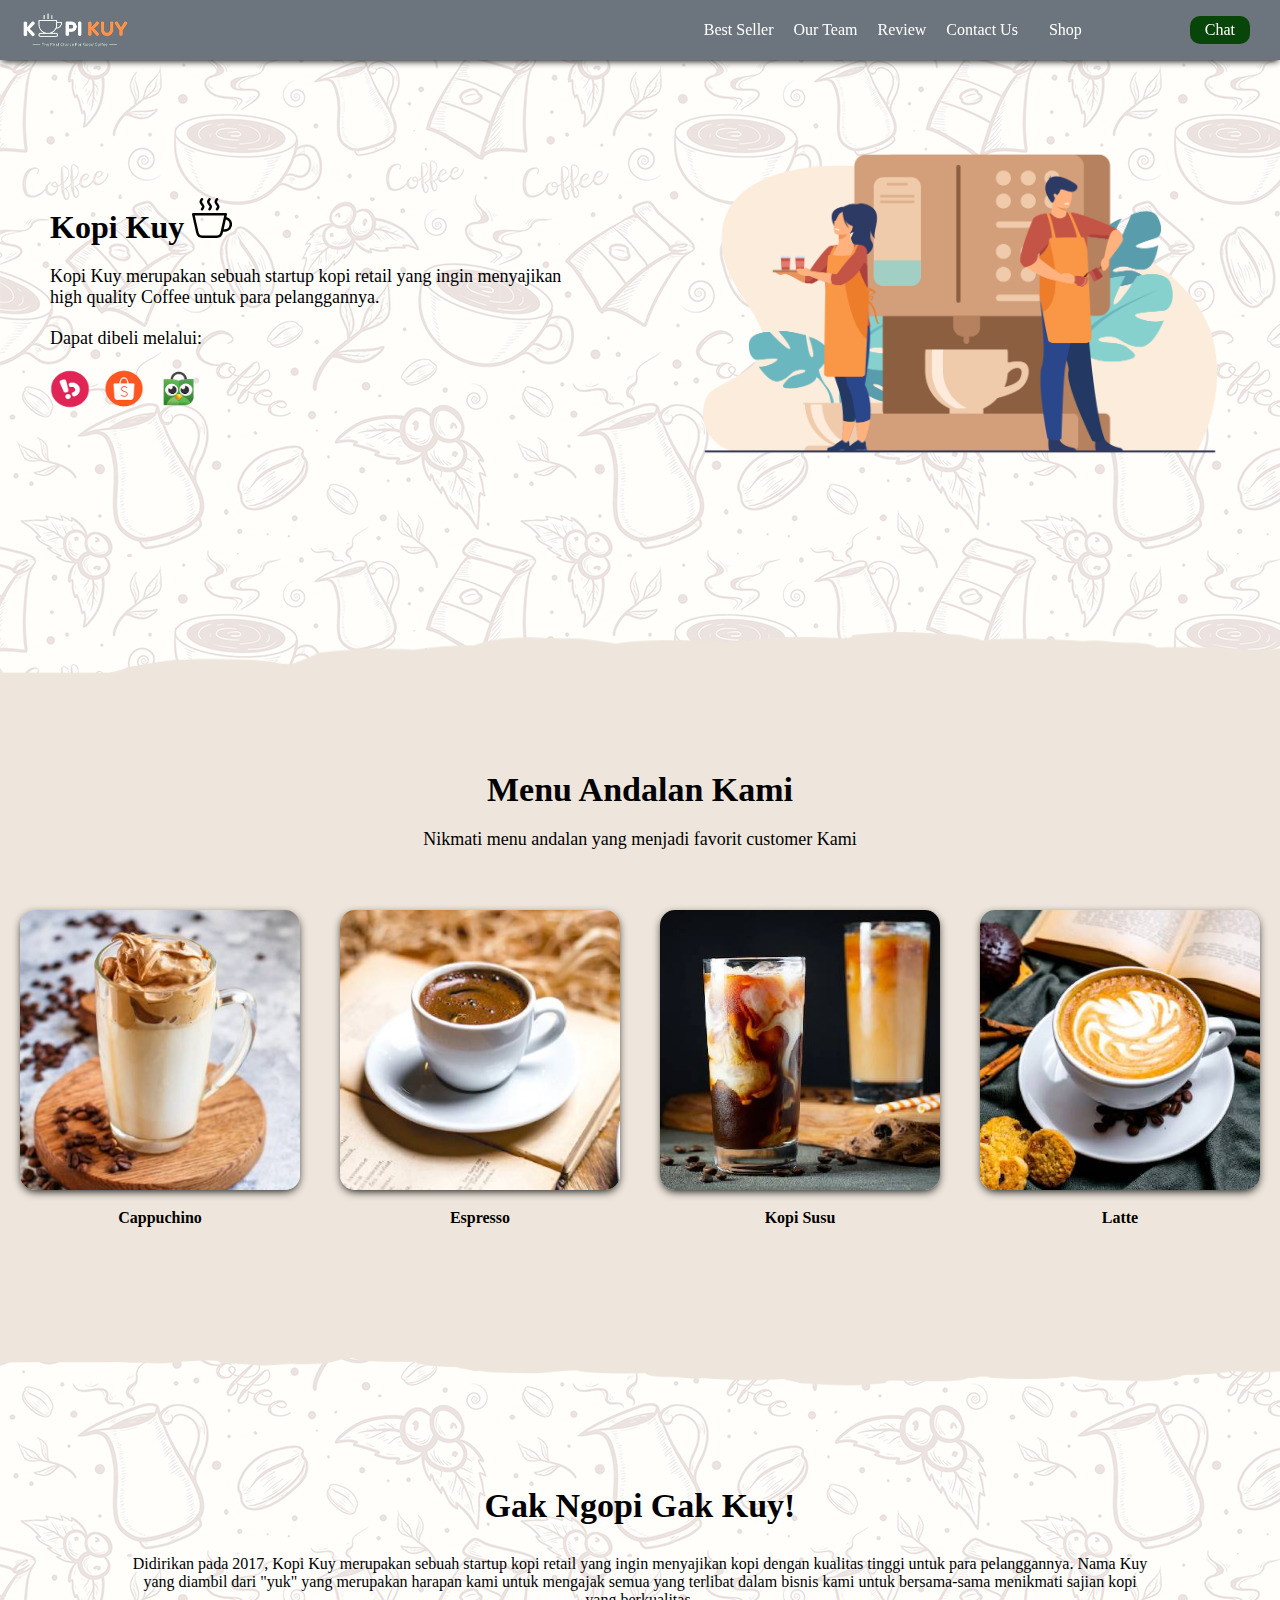
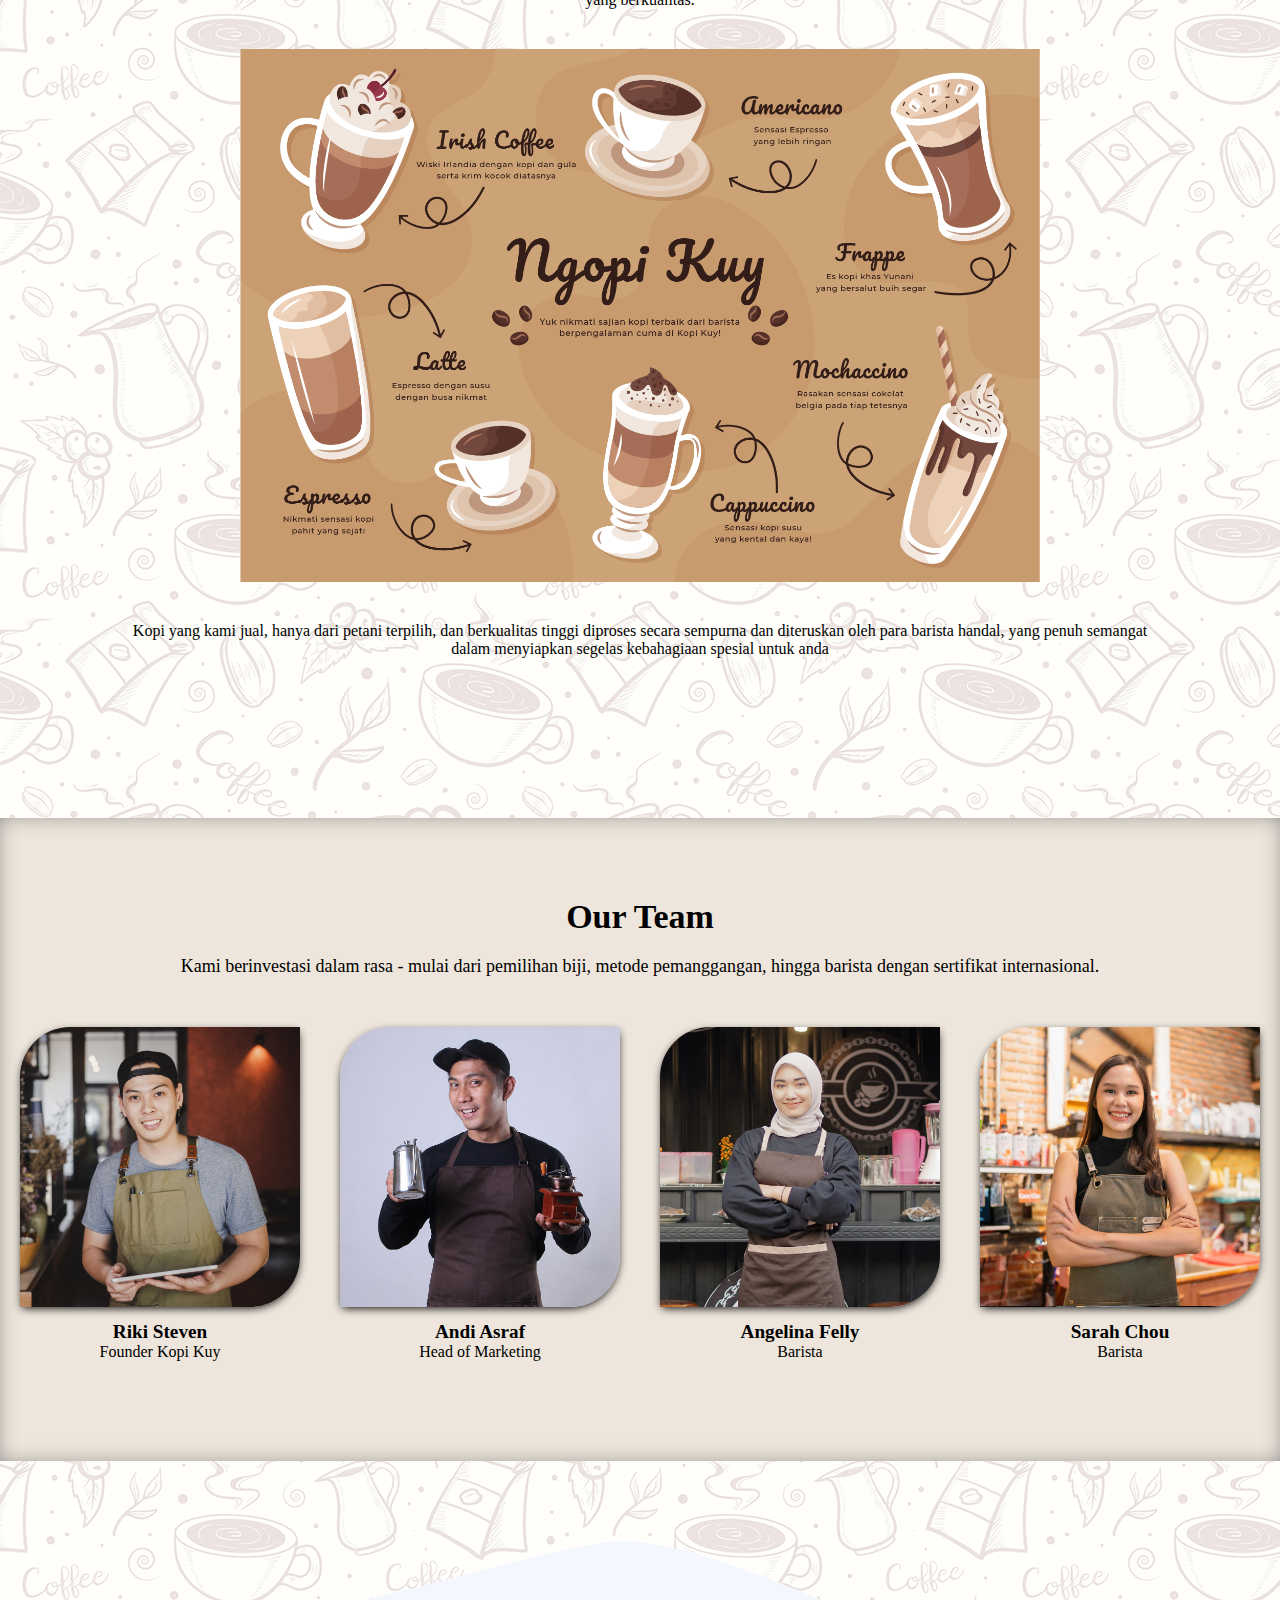
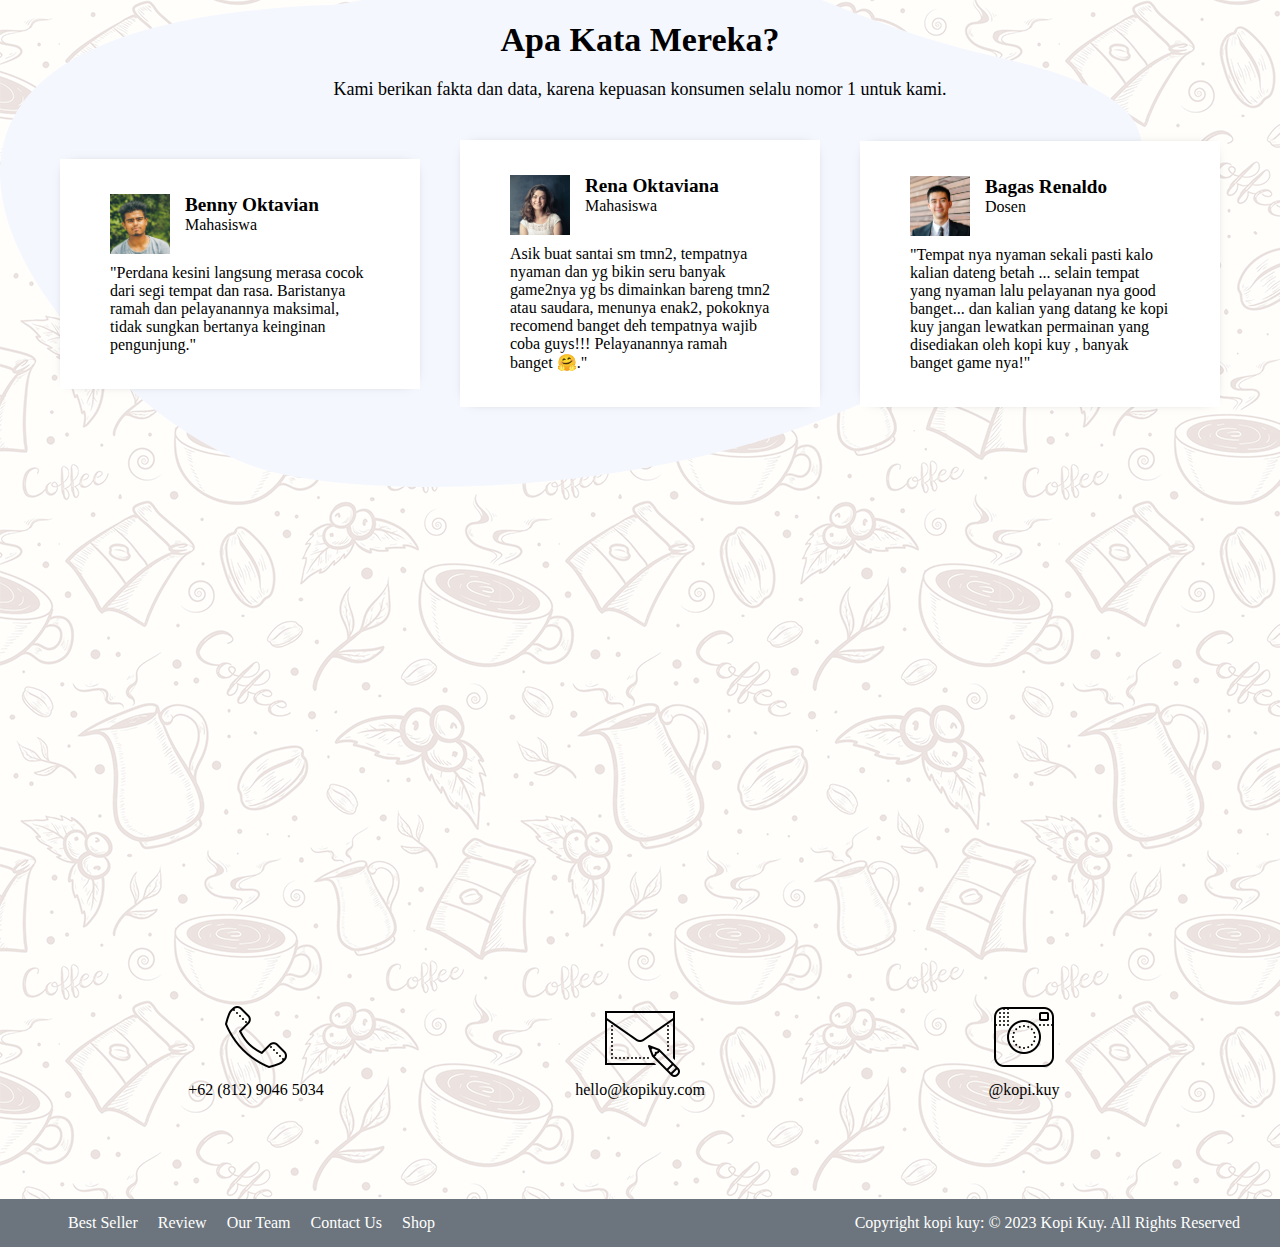
<file: index.html>
<!DOCTYPE html>
<html lang="id">
 
<head>
    <meta charset="UTF-8">
    <meta http-equiv="X-UA-Compatible" content="IE=edge">
    <meta name="viewport" content="width=device-width, initial-scale=1.0">
    <link rel="shortcut icon" href="images/favicon.ico" type="image/x-icon">
    <title>Website Kopi Kuy</title>
    <link rel="stylesheet" href="css/style.css">
</head>

<body style="font-family:'Eunjin';>
    <audio hidden autoplay="true" loop="true">
        <source src="bahan/coffee-brake-chill-out-music-1294.mp3" type="audio/mpeg">
    </audio>
    <nav>
        <img class="logo" src="images/logo/logo_kuy.png">
        <div class="navigasi">
            <a href="#best-seller">Best Seller</a>
            <a href="#our-team">Our Team</a>
            <a href="#review">Review</a>
            <a href="#contact-us">Contact Us</a>
        </div>
        <a class="shop" href="produk.html">Shop</a>
        <a class="chat" href="https://wa.me/628123456?text=Saya ingin bertanya" target="_blank">Chat</a>
    </nav>

    <!-- Tulis Kode HTML / <header> Setelah baris di bawah ini (baris 28) -->

<header>
    <div class="kiri">
        <h1>
            Kopi Kuy <img src="images/icon/icon_kopi.svg">
        </h1>
        <p>
            Kopi Kuy merupakan sebuah startup kopi retail yang ingin menyajikan high quality Coffee untuk para pelanggannya.
        </p>
        <p>
            Dapat dibeli melalui:
        </p>
        <div class="olshop">
            <img src="images/logo/logo_bukalapak.png">
            <img src="images/logo/logo_shopee.png">
            <img src="images/logo/logo_tokopedia.png">
        </div>
    </div>
    <div class="kanan">
        <img src="images/header/header4.png">
    </div>
</header>

<section class="best-seller" id="best-seller">
    <h2>
        Menu Andalan Kami
    </h2>
    <p>
        Nikmati menu andalan yang menjadi favorit customer Kami
    </p>
    <div class="produk">
        <img src="images/produk/product_capuchino.jpg">
        <p>Cappuchino</p>
    </div>
    <div class="produk">
        <img src="images/produk/product_espresso.jpg">
        <p>Espresso</p>
    </div>
    <div class="produk">
        <img src="images/produk/product_kopi_susu.jpg">
        <p>Kopi Susu</p>
    </div>
    <div class="produk">
        <img src="images/produk/product_latte.jpg">
        <p>Latte</p>
    </div>
</section>

<section class="about-us" id="about-us">
    <h2>Gak Ngopi Gak Kuy!</h2>
    <p>Didirikan pada 2017, Kopi Kuy merupakan sebuah startup kopi retail 
        yang ingin menyajikan kopi dengan kualitas tinggi untuk para pelanggannya. 
        Nama Kuy yang diambil dari "yuk" yang merupakan harapan kami untuk mengajak semua 
        yang terlibat dalam bisnis kami untuk bersama-sama menikmati sajian kopi yang berkualitas.
    </p>
    <img src="images/about-us/aset_kopi_jumbo.png">
    <p>Kopi yang kami jual, hanya dari petani terpilih, dan berkualitas tinggi diproses 
        secara sempurna dan diteruskan oleh para barista handal, yang penuh semangat 
        dalam menyiapkan segelas kebahagiaan spesial untuk anda</p>
</section>

<section class="our-team" id="our-team">
    <h2>Our Team</h2>
    <p>Kami berinvestasi dalam rasa - mulai dari pemilihan biji, metode pemanggangan, 
        hingga barista dengan sertifikat internasional.
    </p>
    <div class="team">
        <img src="images/team/team1.jpg">
        <h3>Riki Steven</h3>
        <p>Founder Kopi Kuy</p>
    </div>
    <div class="team">
        <img src="images/team/team2.jpg">
        <h3>Andi Asraf</h3>
        <p>Head of Marketing</p>
    </div>
    <div class="team">
        <img src="images/team/team3.jpg">
        <h3>Angelina Felly</h3>
        <p>Barista</p>
    </div>
    <div class="team">
        <img src="images/team/team4.jpg">
        <h3>Sarah Chou</h3>
        <p>Barista</p>
    </div>
</section>

<section class="review" id="review">
    <h2>Apa Kata Mereka?</h2>
    <p>Kami berikan fakta dan data, karena kepuasan konsumen selalu nomor 1 untuk kami.</p>
    <div class="testimoni">
        <img src="images/customer/customer1.jpg">
        <div class="profile">
            <h3>Benny Oktavian</h3>
            <p>Mahasiswa</p>
        </div>
        <p>"Perdana kesini langsung merasa cocok dari segi tempat dan rasa. 
            Baristanya ramah dan pelayanannya maksimal, tidak sungkan bertanya keinginan pengunjung."
        </p>
    </div>
    <div class="testimoni">
        <img src="images/customer/customer2.jpg">
        <div class="profile">
            <h3>Rena Oktaviana</h3>
            <p>Mahasiswa</p>
        </div>
        <p>Asik buat santai sm tmn2, tempatnya nyaman dan yg bikin seru banyak game2nya 
            yg bs dimainkan bareng tmn2 atau saudara, menunya enak2, pokoknya recomend 
            banget deh tempatnya wajib coba guys!!! Pelayanannya ramah banget 🤗."    
        </p>
    </div>
    <div class="testimoni">
        <img src="images/customer/customer3.jpg">
        <div class="profile">
            <h3>Bagas Renaldo</h3>
            <p>Dosen</p>
        </div>
        <p>"Tempat nya nyaman sekali pasti kalo kalian dateng betah ... 
            selain tempat yang nyaman lalu pelayanan nya good banget... 
            dan kalian yang datang ke kopi kuy jangan lewatkan permainan yang disediakan 
            oleh kopi kuy , banyak banget game nya!"
        </p>
    </div>
</section>

<section class="contact-us" id="contact-us">
    <iframe src="https://www.google.com/maps/embed?pb=!1m14!1m8!1m3!1d7932.741866032694!2d106.668581!3d-6.214715!3m2!1i1024!2i768!4f13.1!3m3!1m2!1s0x2e69f9912c7f297b%3A0xe5a3a671dae861ab!2sKopi%20kuy!5e0!3m2!1sid!2sid!4v1680617229460!5m2!1sid!2sid"
    allowfullscreen="" loading="lazy" referrerpolicy="no-referrer-when-downgrade"></iframe>
    <div class="kontak">
        <img src="images/icon/icon_phone.png">
        <p>+62 (812) 9046 5034</p>
    </div>
    <div class="kontak">
        <img src="images/icon/icon_mail.png">
        <p>hello@kopikuy.com</p>
    </div>
    <div class="kontak">
        <img src="images/icon/icon_instagram.png">
        <p>@kopi.kuy</p>
    </div>
</section>

<footer>
    <div class="navigasi">
        <a href="#best-seller">Best Seller</a>
        <a href="#review">Review</a>
        <a href="#our-team">Our Team</a>
        <a href="#contact-us">Contact Us</a>
        <a href="produk.html">Shop</a>
    </div>
    <p>Copyright kopi kuy: © 2023 Kopi Kuy. All Rights Reserved</p>
</footer>

    <!--
        Kode HTML tidak boleh lewat dari batas ini
        Pastikan setiap section di tutup
        misalnya kode <section class="best-seller"> harus ada
        di bawah kode </header> (perhatikan ada garis miringnya
        dan setiap section harus setelah kode </section>
        jangan menulis <section> di dalam <section>
    -->
</body>

</html>
</file>
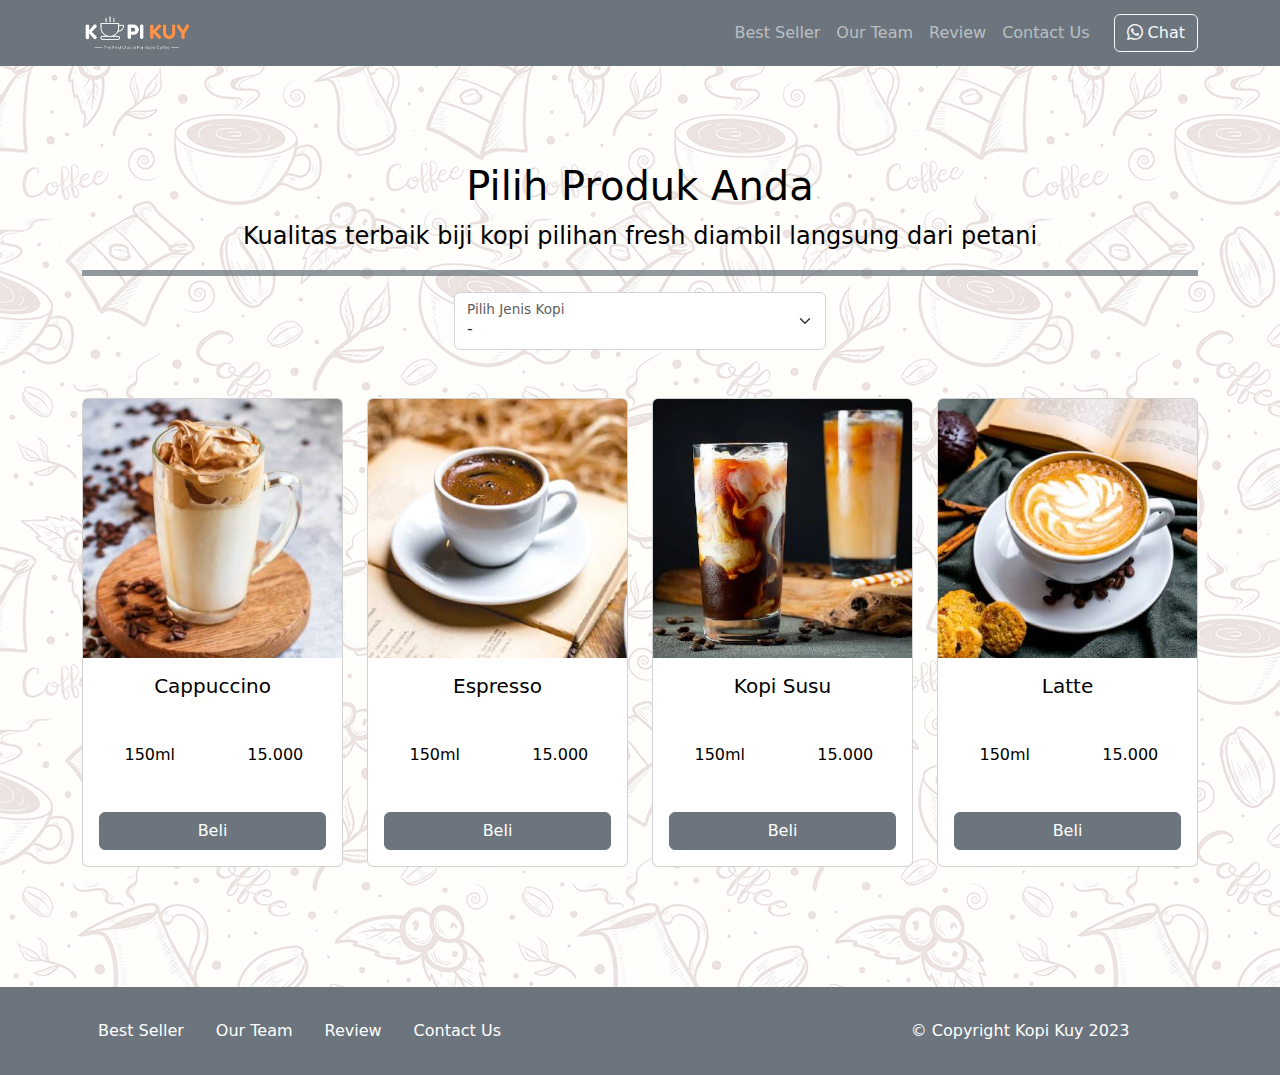
<file: produk.html>
<!DOCTYPE html>
<html lang="id">

<head>
    <meta charset="UTF-8">
    <meta http-equiv="X-UA-Compatible" content="IE=edge">
    <meta name="viewport" content="width=device-width, initial-scale=1.0">
    <link rel="shortcut icon" href="images/favicon/favicon.ico" type="image/x-icon">
    <title>Produk</title>
    <link rel="shortcut icon" href="images/favicon.ico" type="image/x-icon">
    <link rel="stylesheet" href="vendor/bootstrap/bootstrap.min.css">
    <link rel="stylesheet" href="vendor/bootstrap/bootstrap-icons.css">
    <script src="vendor/bootstrap/bootstrap.bundle.min.js"></script>
    <script src="js/jquery-3.6.3.min.js"></script>
    <style>
        /* tulis kode CSS internal di bawah sini */

    .bg-cokelat {
            background-image: url(images/background/bgkopi.png) ;
            color: #000000;
        }

    .border-cokelat {
            border-color: #500f02 !important;
        }

        /* Batas Akhir penulisan kode CSS internal */
    </style>
</head>

<body class="bg-cokelat">
    <!-- Tulis Kode Bootstrap Di Bawah Sini -->

    <nav class="navbar navbar-dark bg-secondary navbar-expand-lg">
        <div class="container">
            <a class="navbar-brand" href="#">
                <img src="images/logo/logo_kuy.png" height="40" alt="image">
            </a>
            <button class="navbar-toggler" type="button" data-bs-toggle="collapse" data-bs-target="#navbarNav11"
                aria-controls="navbarNav11" aria-expanded="false" aria-label="Toggle navigation">
                <span class="navbar-toggler-icon"></span>
            </button>
            <div class="collapse navbar-collapse" id="navbarNav11">
                <ul class="navbar-nav ms-auto">
                    <li class="nav-item active">
                        <a class="nav-link" href="index.html#best-seller">Best Seller</a>
                    </li>
                    <li class="nav-item">
                        <a class="nav-link" href="index.html#our-team">Our Team</a>
                    </li>
                    <li class="nav-item">
                        <a class="nav-link" href="index.html#review">Review</a>
                    </li>
                    <li class="nav-item">
                        <a class="nav-link" href="index.html#contact-us">Contact Us</a>
                    </li>

                </ul>
                <a class="btn btn-outline-light ms-md-3" href="https://wa.me/628123456789">
                    <i class="bi bi-whatsapp"></i> Chat
                </a>
            </div>
        </div>
    </nav>

    <section class="riki-block produk text-center my-5 py-5">
        <div class="container">
            <h1>Pilih Produk Anda</h1>
            <p class="fs-4">Kualitas terbaik biji kopi pilihan fresh diambil langsung dari petani</p>
            <hr class="border border-secondary border-3 opacity-75">

            <!-- Ini Untuk Select -->
            <div class="form-floating col-md-4 mx-auto">
                <select class="form-select" id="select_kopi">
                    <option disabled selected>-</option>
                    <option value="arabica">Arabica</option>
                    <option value="robusta">Robusta</option>
                    <option value="nonkopi">Non Kopi</option>
                </select>
                <label for="select_kopi">Pilih Jenis Kopi</label>
            </div>

            <div id="baris_produk" class="row row-cols-1 row-cols-sm-2 row-cols-md-3 row-cols-lg-4 text-center mt-5">

                <div class="col mb-4">
                    <div class="card">
                        <img src="images/produk/product_capuchino.jpg" class="card-img-top" alt="...">
                        <div class="card-body">
                            <h5 class="card-title">Cappuccino</h5>
                            <div class="row hargasize my-4">
                                <div class="col">
                                    150ml
                                </div>
                                <div class="col">
                                    15.000
                                </div>
                            </div>
                            <a href="#" class="btn btn-secondary w-100">Beli</a>
                        </div>
                    </div>
                </div>
                <div class="col mb-4">
                    <div class="card">
                        <img src="images/produk/product_espresso.jpg" class="card-img-top" alt="...">
                        <div class="card-body">
                            <h5 class="card-title">Espresso</h5>
                            <div class="row hargasize my-4">
                                <div class="col">
                                    150ml
                                </div>
                                <div class="col">
                                    15.000
                                </div>
                            </div>
                            <a href="#" class="btn btn-secondary w-100">Beli</a>
                        </div>
                    </div>
                </div>
                <div class="col mb-4">
                    <div class="card">
                        <img src="images/produk/product_kopi_susu.jpg" class="card-img-top" alt="...">
                        <div class="card-body">
                            <h5 class="card-title">Kopi Susu</h5>
                            <div class="row hargasize my-4">
                                <div class="col">
                                    150ml
                                </div>
                                <div class="col">
                                    15.000
                                </div>
                            </div>
                            <a href="#" class="btn btn-secondary w-100">Beli</a>
                        </div>
                    </div>
                </div>
                <div class="col mb-4">
                    <div class="card">
                        <img src="images/produk/product_latte.jpg" class="card-img-top" alt="...">
                        <div class="card-body">
                            <h5 class="card-title">Latte</h5>
                            <div class="row hargasize my-4">
                                <div class="col">
                                    150ml
                                </div>
                                <div class="col">
                                    15.000
                                </div>
                            </div>
                            <a href="#" class="btn btn-secondary w-100">Beli</a>
                        </div>
                    </div>
                </div>

            </div>

        </div>
    </section>

    <footer class="riki-block footer-small py-4 bg-secondary">
        <div class="container">
            <div class="row align-items-center">
                <div class="col-12 col-md-8">
                    <ul class="nav justify-content-center justify-content-md-start">
                        <li class="nav-item active">
                            <a class="nav-link text-white" href="index.html#best-seller">Best Seller</a>
                        </li>
                        <li class="nav-item">
                            <a class="nav-link text-white" href="index.html#our-team">Our Team</a>
                        </li>
                        <li class="nav-item">
                            <a class="nav-link text-white" href="index.html#review">Review</a>
                        </li>
                        <li class="nav-item">
                            <a class="nav-link text-white" href="index.html#contact-us">Contact Us</a>
                        </li>
                    </ul>
                </div>

                <div class="col-12 col-md-4 mt-4 mt-md-0 text-center text-md-right">
                    &copy; Copyright Kopi Kuy 2023
                </div>
            </div>
        </div>
    </footer>

    <!-- Batas Akhir penulisan kode Bootstrap -->
    <script>
        /* Tulis Javascript Di bawah Sini */

        var sumber = "https://rikikurnia.com/prakerja/api/kopi"
        var sumber2 = "data.json"

        select_kopi.onchange = function () {
            var dipilih = select_kopi.value
            console.log(dipilih)
            ambilData(dipilih)
        }

        function ambilData(dipilih) {
            /* Kode selanjutnya paste tepat di bawah sini */

            $.getJSON(sumber).then(function (data) {
                var data_kopi = data[dipilih]
                console.log(data_kopi)
                /* Kode ketiga paste tepat di bawah sini */
                baris_produk.innerHTML = ""
                data_kopi.forEach(item => {
                    baris_produk.innerHTML += `
                    <div class="col mb-4">
                        <div class="card">
                            <img src="${item.foto}" class="card-img-top" alt="...">
                            <div class="card-body">
                                <h5 class="card-title">${item.nama}</h5>
                                <div class="row hargasize my-4">
                                    <div class="col">
                                        ${item.size}
                                    </div>
                                    <div class="col fw-bold text-primary">
                                        ${item.harga}
                                    </div>
                                </div>
                                <a href="${item.link}" class="btn btn-secondary w-100">
                                    <i class="bi bi-cart-check-fill"></i> Beli</a>
                            </div>
                        </div>
                    </div>`
                })
            })
        }

        /* Batas Akhir penulisan kode Javascript */
    </script>
</body>

</html>
</file>
<file: css/style.css>
/* Kode * di bawah ini untuk mereset tampilan setiap web browser supaya seragam */

* {
   box-sizing: border-box;
   margin: 0;
   padding: 0;
}

html {
   /* scroll-behavior: smooth agar scroll ketika klik pada navigasi menjadi halus */
   scroll-behavior: smooth;
}

/* 
Kode di bawah ini untuk mengatur nav sampai footer agar memiliki tampilan flexibel
selengkapnya akan di bahas di hari ke 3
*/

nav,
header,
section,
footer {
   /* 
      display: flex memiliki pengaturan yang dapat mengatur agar elemen
      di dalamnya memiliki ukuran yang fleksibel
      digunakan saat ada elemen yang isinya lebih dari satu kolom
   */
   display: flex;
   /* 
      align-items: center mengatur elemen di dalamnya rata tengah vertikal
   */
   align-items: center;

   /* 
      justify-content: center mengatur elemen di dalamnya rata tengah horizontal
   */
   justify-content: center;

   /* 
      flex-wrap: wrap mengatur agar jika lebar elemen berlebih, maka elemen
      akan otomatis diletakan di baris baru (tidak dipaksakan di satu baris)
   */
   flex-wrap: wrap;
}



/* 
Kode @font-face untuk menginstall font ke dalam Website 
src adalah untuk lokasi fontnya, font dapat di cari di website https://fonts.google.com/
dengan memberi nama family, maka kita mendaftarkan font tersebut ke dalam website
*/

@font-face {
   src: url(../fonts/poppins.woff2);
   font-family: 'Poppins';
}

body {
   /* 
   mendaftarkan semua teks pada body menjadi family Poppins 
   kenapa pada body? karena elemen body membungkus semua elemen dari nav section sampai footer
   */
   font-family: 'Poppins';
}

/*
Misalnya ada font dari google yang bernama Irish Grover yang berada di:
https://fonts.gstatic.com/s/irishgrover/v23/buExpoi6YtLz2QW7LA4flVgv__RP.woff2

maka bisa coba copy kode berikut untuk menginstall font tadi:

@font-face {
  font-family: 'Irish Grover';
  font-style: normal;
  font-weight: 400;
  src: url(https://fonts.gstatic.com/s/irishgrover/v23/buExpoi6YtLz2QW7LA4flVgv__RP.woff2) format('woff2');
}

Jika kode di atas sudah di copy
Nanti pada element yang ingin menggunakan font Irish Grover Tadi, tinggal diganti font-familynya
misal mau mengganti h1 dan h2 maka kodenya sebagai berikut:

h1,h2 {
   font-family: 'Irish Grover';
}

*/


a {
   /* menghilangkan garis bawah pada link */
   text-decoration: none;

   /* 
   color: adalah untuk mengganti warna tulisan.
   color:unset digunakan pada a untuk menghilangkan warna bawaan pada link (biasanya warna biru) 
   */
   color: unset;
}

h2 {
   /* mengatur ukuran huruf ke 34 pixel */
   font-size: 34px;
}

h3 {
   /* mengatur ukuran huruf ke 1.2rem */
   font-size: 1.2rem;
}

h1,
h2,
h3 {
   /* mengatur tebal huruf bisa bold, normal*/
   font-weight: bold;
}

img {
   /* 
      kode max-width artinya lebar maksimal
      mengatur agar semua elemen img memiliki lebar maksimal 100% agar
      besar gambar tidak melebihi layar ataupun elemen pembungkus
   */
   max-width: 100%;
}

/* Navigasi */

nav {
   /* 
   background-color mengatur warna latar belakang 
   untuk pengguna hp, pergantian warna tidak bisa seperti vs code
   hanya dapat menggunakan warna bahasa inggris seperti: red, green, brown, purple dsb
   untuk pengguna vscode silahkan arahkan mouse ke kotak warna di bawah
   untuk mengganti warna sesuai keinginan
   */
   background-color: #6c757d;

   /* box-shadow membuat efek bayangan */
   box-shadow: 0 3px 7px -2px #000;

   /* width mengatur lebar elemen. 100% agar lebarnya full dari kiri sampai kanan layar */
   width: 100%;

   /* 
   padding digunakan untuk memberi jarak ke dalam. 
   efeknya bila digunakan pada elemen yang memiliki warna latar akan membuat elemen tersebut 'gemuk'
   padding-top artinya jarak ke atas, nilai padding dapat berupa
   padding-top, padding-bottom, padding-left, padding-right
   */
   padding-top: 10px;
   padding-bottom: 10px;

   /* 
   position mengatur posisi elemen, position:fixed supaya elemen nav akan ikut menempel di atas layar
   saat kita scroll ke bawah. Jika ingin navigasi gak nempel, bisa menggunakan position:static;
   */
   position: fixed;

   /* Nilai z-index semakin besar, maka elemen akan semakin di depan */
   z-index: 500;
}

img.logo {
   /* height mengatur tinggi elemen */
   height: 40px;
   /* penjelasan margin mirip dengan padding, fungsinya untuk memberi jarak pada elemen */
   margin-left: 20px;
}

div.navigasi {
   margin-left: auto;
   margin-right: 15px;
}

nav a {
   color: #fff;
   padding-left: 8px;
   padding-right: 8px;
}

a.shop {
   margin-right: 100px;
}

a.chat {
   margin-right: 30px;
   background-color: rgb(8, 69, 8);
   color: #fff;
   padding-top: 5px;
   padding-right: 15px;
   padding-bottom: 5px;
   padding-left: 15px;
   border-radius: 10px;
}


/* 
   PERHATIKAN bahwa dalam mengatur elemen, nama elemen langsung ditulis
   sedangkan untuk mengatur class, dibutuhkan tanda titik (.) terlebih dulu
   img {} berarti seluruh elemen dengan tag img (<img src="....">), 
   sedangkan .img artinya hanya elemen dengan class img (<img class="img" src="...">) 
*/


/* HEADER */


header,
section {
   /*
    padding mengatur jarak ke dalam
    pada padding dan margin ditambahkan top / right / bottom / top 
    untuk mengatur jarak masing-masing 
   */
   padding-top: 80px;
   padding-bottom: 80px;

   /* margin mengatur jarak ke luar */
   margin-bottom: 80px;
}

/* penulisan CSS dapat digabung dengan beberapa elemen */
header div.kiri,
header div.kanan {
   /* width mengatur lebar elemen. 50% artinya setengah ukuran elemen pembungkus */
   width: 50%;
   padding: 50px;
}

header h1 {
   margin-bottom: 20px;
}

header p {
   /* font-size digunakan untuk mengatur ukuran huruf */
   font-size: 18px;
   margin-bottom: 20px;
}

div.olshop img {
   width: 40px;
   /* aspect-ratio:1 agar tinggi menyesuaikan width */
   aspect-ratio: 1;
   margin-right: 10px;
}

/* Best Seller */

section.best-seller {
   position: relative;

   /* background-color mengatur warna latar belakang elemen */
   background-color: #EEE6DC;

   /* text-align mengatur rata tulisan, bisa bernilai: left, right, center, justify */
   text-align: center;
}

/* 
terkait position, after, dan before memerlukan pemahaman mendalam
terkait layout pada CSS untuk dapat memahami secara penuh 
*/

section.best-seller::before,
section.best-seller::after {
   position: absolute;
   content: "";
   width: 100%;
   height: 76px;

   /* background-image untuk menambahkan gambar sebagai background */
   background-image: url(../images/background/garis-atas.png);

   /*background-size agar gambar latar menyesuaikan tinggi / lebar elemen */
   background-size: cover;

   top: -60px;
   left: 0;
}

section.best-seller::after {
   height: 60px;
   background-image: url(../images/background/garis-bawah.png);
   top: unset;
   bottom: -60px;
}

section.best-seller h2 {
   margin-bottom: 20px;
   width: 100%;
}

/* 
Penulisan section.best-seller > p berarti mengatur elemen p yang langsung
di bungkus oleh elemen <section class="best-seller">
aturan ini tidak berlaku untuk elemen <p> yang ada di dalam <div class="produk">
*/

section.best-seller>p {
   font-size: 18px;
   margin-bottom: 40px;
   width: 100%;
}

div.produk {
   /* 
      Penulisan padding dan margin seperti padding:20px ini penulisan singkat 
      yang berarti top, right, bottom, left nilainya sama, yaitu 20px 
   */
   padding: 20px;
   width: 25%;
}

div.produk img {
   /* transition membuat animasi transisi dari perubahan style, 0.3s berarti 0.3 detik */
   transition: all 0.3s ease;

   /* border-radius  Membuat sudut membulat */
   border-radius: 15px;

   /* box-shadow membuat efek bayangan */
   box-shadow: 0 3px 10px -2px #000;
}

/*

kode div.produk img:hover akan dijalankan saat mouse ada di atas elemen <img> yang ada
di dalam <div class="produk"> 
karena ada efek transition pada div.produk img 
maka akan menghasilkan efek animasi yang smooth

*/
div.produk img:hover {

   /* membuat transformasi, bisa berupa scale(1.05), rotate(180deg), translateY(-50px), dsb */
   transform: scale(0.9);
   border-radius: 50%;
}

div.produk p {
   margin-top: 15px;
   font-weight: bold;
}



/* About US */

section.about-us {
   /* max-width: 80%; mengatur lebar maksimal elemen tidak boleh melebihi 80% layar */
   max-width: 80%;

   /* margin-left dan margin-right auto akan membuat posisi elemen berada di tengah */
   margin-left: auto;
   margin-right: auto;
   text-align: center;
}

section.about-us h2 {
   margin-bottom: 30px;
   width: 100%;
}

section.about-us img {
   /* 
      Penulisan width: 800px dan max-width: 100% mengatur agar
      elemen memiliki lebar 800px namun tidak boleh melebihi 100% ukuran layar
   */
   width: 800px;
   max-width: 100%;
   margin: auto;
}

/*
section.about-us p:nth-child(2) berarti mengatur elemen ke 2 dengan jenis <p>
yang ada di dalam <section class="about-us">
*/

section.about-us p:nth-child(2) {
   margin-bottom: 40px;
}

section.about-us p:nth-child(4) {
   margin-top: 40px;
}


/* OUR TEAM */

section.our-team {
   background-color: #EEE6DC;
   box-shadow: inset 0px 0px 23px -6px #707070;
   text-align: center;
}

section.our-team h2 {
   margin-bottom: 20px;
   width: 100%;
}

section.our-team>p {
   margin-bottom: 30px;
   font-size: 18px;
   width: 800px;
   max-width: 90%;
   margin-left: auto;
   margin-right: auto;
   width: 100%;
}

div.team {
   width: 25%;
   padding: 20px;
}

div.team img {
   width: 100%;
   aspect-ratio: 1/1;
   object-fit: cover;
   box-shadow: 0 3px 10px -2px #000;
   border-radius: 50px 0px 50px 0px;
   margin-bottom: 10px;
}


/* REVIEW */

section.review {
   background-image: url(../images/background/bg-review.svg);
   /* 
      background-size: contain;
      membuat gambar latar belakang tidak terpotong
   */
   background-size: contain;

   /* 
      background-repeat: no-repeat;
      membuat gambar latar belakang tidak diulang (duplikat)
   */
   background-repeat: no-repeat;
   padding-left: 40px;
   padding-right: 40px;
   justify-content: space-around;
   /* align-items: stretch; membuat tinggi elemen di dalam .review .baris seragam */
   text-align: center;
}

section.review h2 {
   margin-bottom: 20px;
   width: 100%;
}

section.review>p {
   margin-bottom: 40px;
   font-size: 18px;
   width: 100%;
}

div.testimoni {
   width: 30%;
   display: flex;
   flex-wrap: wrap;
   padding: 35px 50px;
   box-shadow: 0px 0px 12px -10px #000;
   background-color: #fff;
}

div.testimoni img {
   width: 60px;
   height: 60px;
   margin-right: 15px;
   object-fit: cover;
}

div.profile {
   text-align: left;
   display: block;
   margin-bottom: 30px;
   width: calc(100% - 75px);
}

div.profile p {
   width: 100%;
   text-align: left;
}

div.testimoni>p {
   width: 100%;
   text-align: left;
}


/* CONTACT US */
section.contact-us {
   margin-bottom: 20px;
}

section.contact-us iframe {
   width: 100%;
   height: 300px;
   border: 0;
}

div.kontak {
   width: 30%;
   /* color mengatur warna tulisan */
   color: black;
   text-align: center;
   margin-top: 50px;
}


/* FOOTER */

footer {
   background-color: #6c757d;
   padding-top: 15px;
   padding-bottom: 15px;
   color: #fff;
   padding-right: 40px;
   padding-left: 40px;
}

footer div.navigasi {
   margin-left: 20px;
   margin-right: auto;
}

footer div.navigasi a {
   padding: 8px;
}

/* UNTUK kode RESPONSIF hari ke 3 tulis DI BAWAH sini */

@media (max-width:600px) {
   .navigasi {
      display: none;
   }

   a.shop {
      margin-right: 10px;
      margin-left: auto;
   }

   header div.kiri,
   header div.kanan {
      width: 100%;
      padding: 20px;
      text-align: center;
   }

   div.produk,
   div.team,
   div.kontak {
      width: 50%;
   }

   div.testimoni {
      width: 100%;
      margin-bottom: 20px;
   }
}

body {
   background-image: url(../images/background/bgkopi.png) ;
   
}

/* Kode CSS Selesai di sini */
</file>
